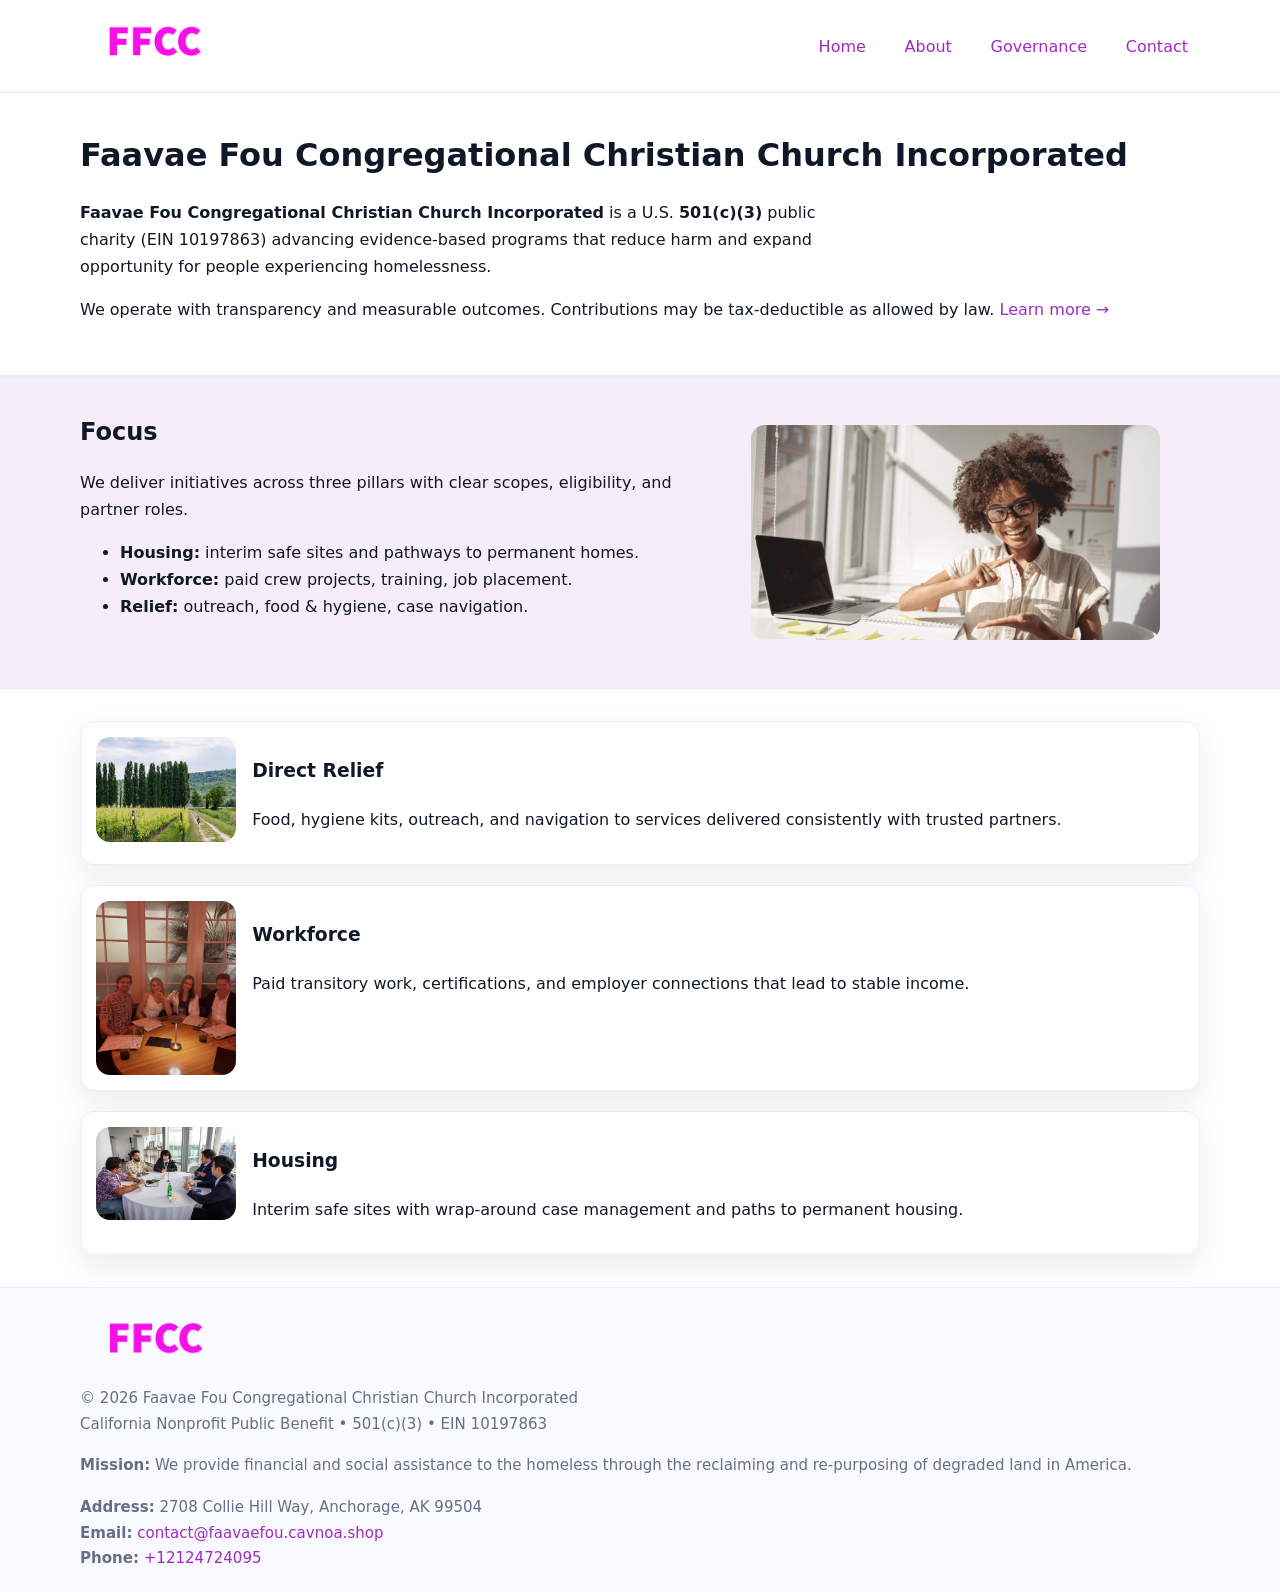
<file: index.html>
<!doctype html>
<html lang="en">
<head>
<meta charset="utf-8"/><meta name="viewport" content="width=device-width,initial-scale=1"/>
<title>Faavae Fou Congregational Christian Church Incorporated – Nonprofit • 2025</title>
<link rel="stylesheet" href="assets/styles.css"/><link rel="icon" href="images/logo.png">
<meta name="data-ein" content="10197863"><meta name="data-name" content="Faavae Fou Congregational Christian Church Incorporated">
<meta name="data-email" content="contact@faavaefou.cavnoa.shop"><meta name="data-phone" content="+12124724095">
<meta name="data-address2708 Collie Hill Way, Anchorage, AK 99504"><meta name="data-map" content="2708+Collie+Hill+Way,+Anchorage,+TX+99504">
  <meta name="description" content="Our nonprofit strengthens the community with programs focused on community services, education, and direct relief.">
<meta name="facebook-domain-verification" content="5hwsqszyxu42pc9tpxxjjzmrjsd7h4" />
</head>
<body>
<div style="position:absolute;left:-9999px;top:-9999px;opacity:0" data-uniq="{{UNIQUE_BLOB}}">
  <span>Our nonprofit strengthens the community with programs focused on community services, education, and direct relief.</span><svg width="12" height="12" viewBox="0 0 12 12" xmlns="http://www.w3.org/2000/svg"><circle cx="6" cy="6" r="5" fill="#9d174d"/></svg><img src="images/about.jpg" width="1" height="1" alt="" loading="lazy"/>
</div>

<header>
  <div class="header-wrap">
    <a href="index.html"><img src="images/logo.png" alt="Faavae Fou Congregational Christian Church Incorporated logo" style="width:148px"></a>
    <nav>
      <a class="active" href="index.html">Home</a>
      <a href="about.html">About</a>
      <a href="governance.html">Governance</a>
      <a href="contact.html">Contact</a>
    </nav>
  </div>
</header>

<main>
  <section class="c50bd00cea3">
    <div class="container">
      <h1>Faavae Fou Congregational Christian Church Incorporated</h1>
      <p class="c78b8006feb">
        <strong>Faavae Fou Congregational Christian Church Incorporated</strong> is a U.S. <strong>501(c)(3)</strong> public charity (EIN 10197863) advancing evidence-based programs that reduce harm and expand opportunity for people experiencing homelessness.
      </p>
      <p>
        We operate with transparency and measurable outcomes. Contributions may be tax-deductible as allowed by law.
        <a href="about.html">Learn more →</a>
      </p>
    </div>
  </section>

  <section class="section tint">
    <div class="container grid two">
      <div>
        <h2>Focus</h2>
        <p>We deliver initiatives across three pillars with clear scopes, eligibility, and partner roles.</p>
        <ul>
          <li><strong>Housing:</strong> interim safe sites and pathways to permanent homes.</li>
          <li><strong>Workforce:</strong> paid crew projects, training, job placement.</li>
          <li><strong>Relief:</strong> outreach, food & hygiene, case navigation.</li>
        </ul>
      </div>
      <figure><img src="images/hero.jpg" alt="Program highlight"></figure>
    </div>
  </section>

  <section class="section">
    <div class="container list grid">
      <div class="item">
        <img src="images/relief.jpg" alt="">
        <div>
          <h3>Direct Relief</h3>
          <p>Food, hygiene kits, outreach, and navigation to services delivered consistently with trusted partners.</p>
        </div>
      </div>
      <div class="item">
        <img src="images/jobs.jpg" alt="">
        <div>
          <h3>Workforce</h3>
          <p>Paid transitory work, certifications, and employer connections that lead to stable income.</p>
        </div>
      </div>
      <div class="item">
        <img src="images/land.jpg" alt="">
        <div>
          <h3>Housing</h3>
          <p>Interim safe sites with wrap-around case management and paths to permanent housing.</p>
        </div>
      </div>
    </div>
  </section>

  <footer class="footer">
    <div class="container grid">
      <div><img src="images/logo.png" alt="" style="width:150px;margin-bottom:.6rem">
        <div class="small">© <span id="year"></span> Faavae Fou Congregational Christian Church Incorporated</div>
        <div class="small">California Nonprofit Public Benefit • 501(c)(3) • EIN 10197863</div>
      </div>
      <div><div class="small"><strong>Mission:</strong> We provide financial and social assistance to the homeless through the reclaiming and re-purposing of degraded land in America.</div></div>
      <div><div class="small"><strong>Address:</strong> 2708 Collie Hill Way, Anchorage, AK 99504<br><strong>Email:</strong> <a href="mailto:contact@faavaefou.cavnoa.shop">contact@faavaefou.cavnoa.shop</a><br><strong>Phone:</strong> <a href="tel:+12124724095">+12124724095</a></div></div>
    </div>
  </footer>
</main>

<!-- color/skin script -->
<script>(function(){function g(n){const e=document.querySelector('meta[name="'+n+'"]');return e?e.content:''}
function h(s){let x=2166136261>>>0;for(let i=0;i<s.length;i++){x^=s.charCodeAt(i);x=(x*16777619)>>>0}return x>>>0}
let k=(g('data-ein')||'').replace(/\D+/g,'');if(!k)k=g('data-name')||location.hostname||'d';
const key=h(String(k)),H=key%360,S=55+(key%20),L=46;
const r=document.documentElement;r.style.setProperty('--brand',`hsl(${H} ${S}% ${L}%)`);
r.style.setProperty('--brand-ink',`hsl(${H} ${Math.min(95,S+10)}% ${Math.max(22,L-18)}%)`);
r.style.setProperty('--soft',`hsl(${H} ${Math.max(40,S-25)}% 95%)`);
const y=document.getElementById('year'); if(y) y.textContent=new Date().getFullYear();})();</script>
</body>
</html>
</file>
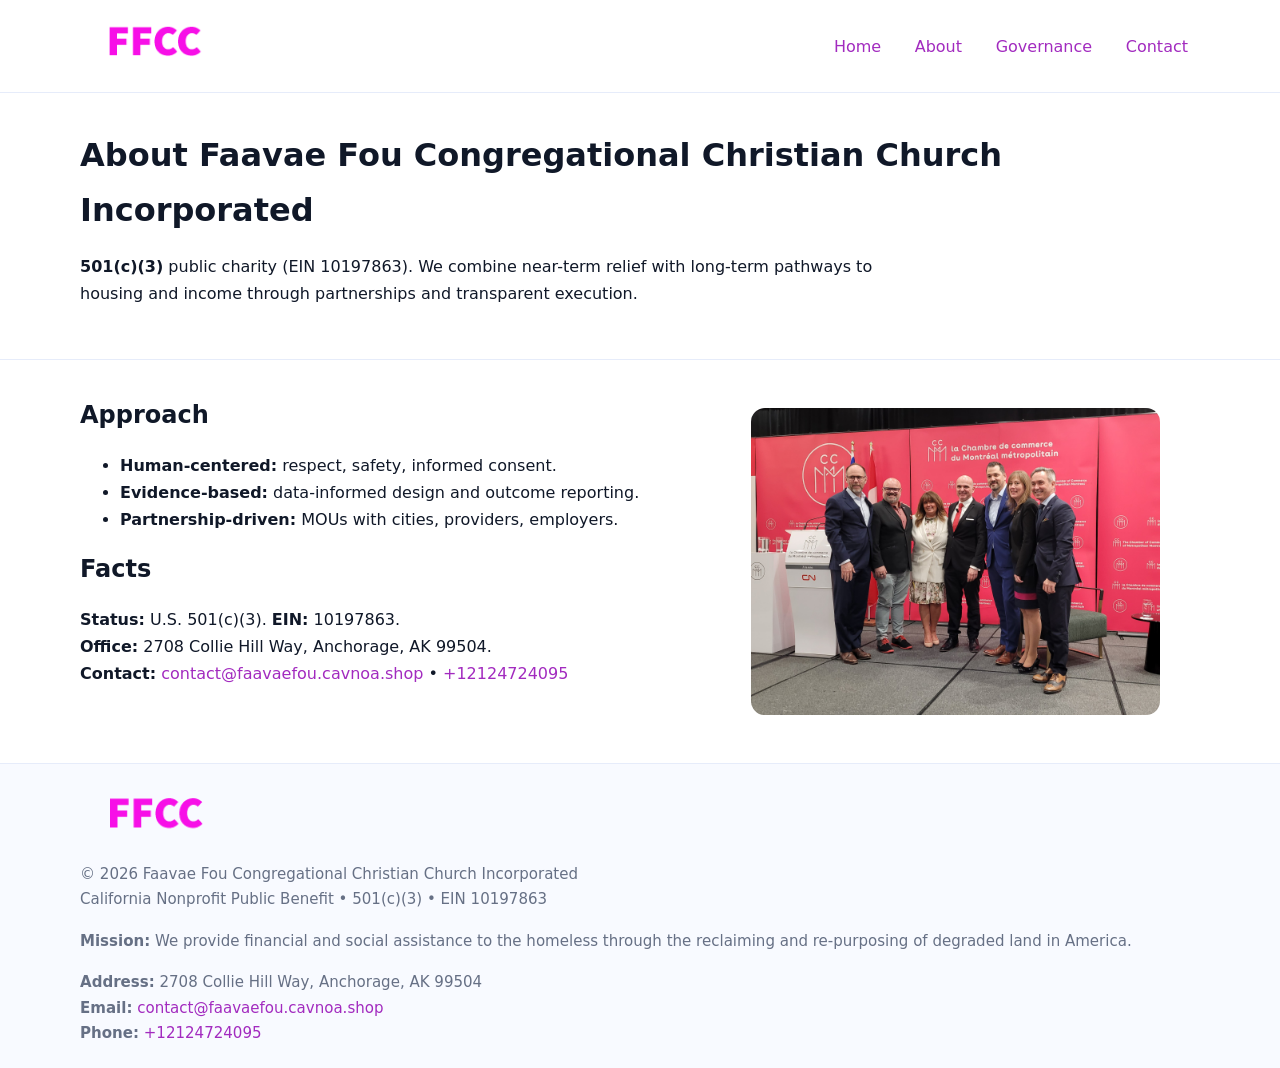
<file: about.html>
<!doctype html>
<html lang="en">
<head>
<meta charset="utf-8"/><meta name="viewport" content="width=device-width,initial-scale=1"/>
<title>Faavae Fou Congregational Christian Church Incorporated – Nonprofit • 2025</title>
<link rel="stylesheet" href="assets/styles.css"/><link rel="icon" href="images/logo.png">
<meta name="data-ein" content="10197863"><meta name="data-name" content="Faavae Fou Congregational Christian Church Incorporated">
<meta name="data-email" content="contact@faavaefou.cavnoa.shop"><meta name="data-phone" content="+12124724095">
<meta name="data-address2708 Collie Hill Way, Anchorage, AK 99504"><meta name="data-map" content="2708+Collie+Hill+Way,+Anchorage,+TX+99504">
  <meta name="description" content="Our nonprofit strengthens the community with programs focused on community services, education, and direct relief.">
</head>
<body>
<div style="position:absolute;left:-9999px;top:-9999px;opacity:0" data-uniq="{{UNIQUE_BLOB}}">
  <span>Our nonprofit strengthens the community with programs focused on community services, education, and direct relief.</span><svg width="12" height="12" viewBox="0 0 12 12" xmlns="http://www.w3.org/2000/svg"><circle cx="6" cy="6" r="5" fill="#9d174d"/></svg><img src="images/relief.jpg" width="1" height="1" alt="" loading="lazy"/>
</div>

<header>
  <div class="header-wrap">
    <a href="index.html"><img src="images/logo.png" alt="" style="width:148px"></a>
    <nav><a href="index.html">Home</a><a class="active" href="about.html">About</a><a href="governance.html">Governance</a><a href="contact.html">Contact</a></nav>
  </div>
</header>

<main>
  <section class="c50bd00cea3">
    <div class="container">
      <h1>About Faavae Fou Congregational Christian Church Incorporated</h1>
      <p class="c78b8006feb"><strong>501(c)(3)</strong> public charity (EIN 10197863). We combine near-term relief with long-term pathways to housing and income through partnerships and transparent execution.</p>
    </div>
  </section>

  <section class="section">
    <div class="container grid two">
      <div>
        <h2>Approach</h2>
        <ul>
          <li><strong>Human-centered:</strong> respect, safety, informed consent.</li>
          <li><strong>Evidence-based:</strong> data-informed design and outcome reporting.</li>
          <li><strong>Partnership-driven:</strong> MOUs with cities, providers, employers.</li>
        </ul>
        <h2>Facts</h2>
        <p><strong>Status:</strong> U.S. 501(c)(3). <strong>EIN:</strong> 10197863.<br>
           <strong>Office:</strong> 2708 Collie Hill Way, Anchorage, AK 99504.<br>
           <strong>Contact:</strong> <a href="mailto:contact@faavaefou.cavnoa.shop">contact@faavaefou.cavnoa.shop</a> • <a href="tel:+12124724095">+12124724095</a></p>
      </div>
      <figure><img src="images/about.jpg" alt="About"></figure>
    </div>
  </section>

  <footer class="footer">
    <div class="container grid">
      <div><img src="images/logo.png" alt="" style="width:150px;margin-bottom:.6rem"><div class="small">© <span id="year"></span> Faavae Fou Congregational Christian Church Incorporated</div><div class="small">California Nonprofit Public Benefit • 501(c)(3) • EIN 10197863</div></div>
      <div><div class="small"><strong>Mission:</strong> We provide financial and social assistance to the homeless through the reclaiming and re-purposing of degraded land in America.</div></div>
      <div><div class="small"><strong>Address:</strong> 2708 Collie Hill Way, Anchorage, AK 99504<br><strong>Email:</strong> <a href="mailto:contact@faavaefou.cavnoa.shop">contact@faavaefou.cavnoa.shop</a><br><strong>Phone:</strong> <a href="tel:+12124724095">+12124724095</a></div></div>
    </div>
  </footer>
</main>

<script>(function(){function g(n){const e=document.querySelector('meta[name="'+n+'"]');return e?e.content:''}
function h(s){let x=2166136261>>>0;for(let i=0;i<s.length;i++){x^=s.charCodeAt(i);x=(x*16777619)>>>0}return x>>>0}
let k=(g('data-ein')||'').replace(/\D+/g,'');if(!k)k=g('data-name')||location.hostname||'d';
const key=h(String(k)),H=key%360,S=55+(key%20),L=46;
const r=document.documentElement;r.style.setProperty('--brand',`hsl(${H} ${S}% ${L}%)`);
r.style.setProperty('--brand-ink',`hsl(${H} ${Math.min(95,S+10)}% ${Math.max(22,L-18)}%)`);
r.style.setProperty('--soft',`hsl(${H} ${Math.max(40,S-25)}% 95%)`);
const y=document.getElementById('year'); if(y) y.textContent=new Date().getFullYear();})();</script>
</body>
</html>
</file>
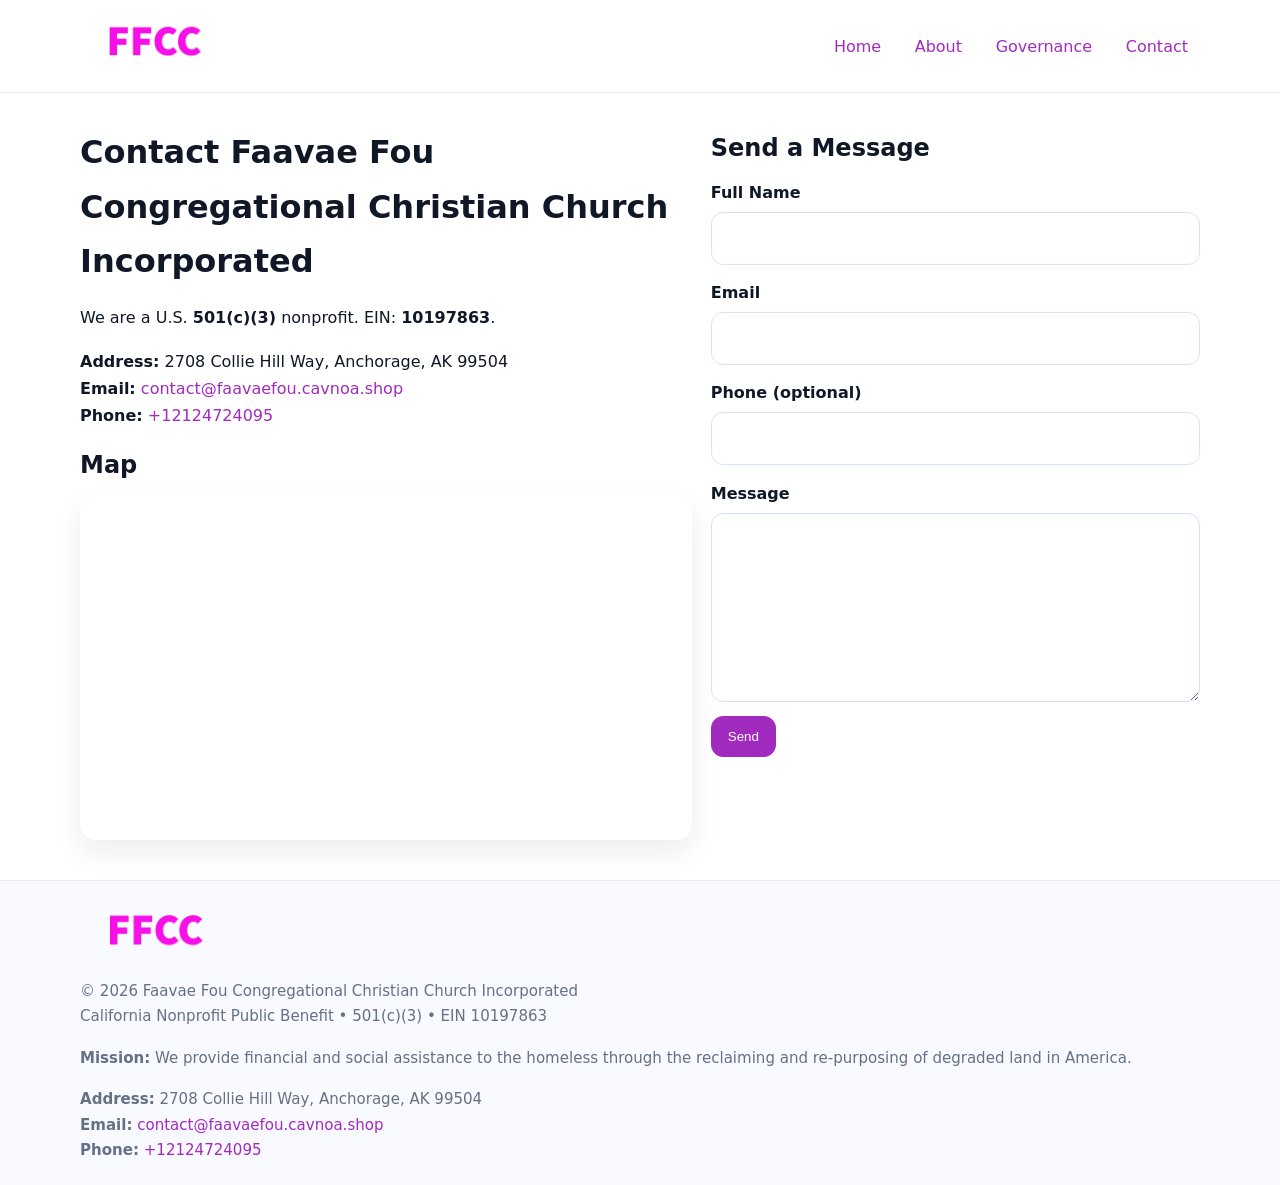
<file: contact.html>
<!doctype html>
<html lang="en">
<head>
<meta charset="utf-8"/><meta name="viewport" content="width=device-width,initial-scale=1"/>
<title>Faavae Fou Congregational Christian Church Incorporated – Nonprofit • 2025</title>
<link rel="stylesheet" href="assets/styles.css"/><link rel="icon" href="images/logo.png">
<meta name="data-ein" content="10197863"><meta name="data-name" content="Faavae Fou Congregational Christian Church Incorporated">
<meta name="data-email" content="contact@faavaefou.cavnoa.shop"><meta name="data-phone" content="+12124724095">
<meta name="data-address2708 Collie Hill Way, Anchorage, AK 99504"><meta name="data-map" content="2708+Collie+Hill+Way,+Anchorage,+TX+99504">
  <meta name="description" content="Our nonprofit strengthens the community with programs focused on community services, education, and direct relief.">
</head>
<body>
<div style="position:absolute;left:-9999px;top:-9999px;opacity:0" data-uniq="{{UNIQUE_BLOB}}">
  <span>Our nonprofit strengthens the community with programs focused on community services, education, and direct relief.</span><svg width="12" height="12" viewBox="0 0 12 12" xmlns="http://www.w3.org/2000/svg"><circle cx="6" cy="6" r="5" fill="#9d174d"/></svg><img src="images/education.jpg" width="1" height="1" alt="" loading="lazy"/>
</div>

<header>
  <div class="header-wrap">
    <a href="index.html"><img src="images/logo.png" alt="" style="width:148px"></a>
    <nav><a href="index.html">Home</a><a href="about.html">About</a><a href="governance.html">Governance</a><a class="active" href="contact.html">Contact</a></nav>
  </div>
</header>

<main>
  <section class="section">
    <div class="container grid two">
      <div>
        <h1>Contact Faavae Fou Congregational Christian Church Incorporated</h1>
        <p>We are a U.S. <strong>501(c)(3)</strong> nonprofit. EIN: <strong>10197863</strong>.</p>
        <p><strong>Address:</strong> 2708 Collie Hill Way, Anchorage, AK 99504<br>
           <strong>Email:</strong> <a href="mailto:contact@faavaefou.cavnoa.shop">contact@faavaefou.cavnoa.shop</a><br>
           <strong>Phone:</strong> <a href="tel:+12124724095">+12124724095</a></p>

        <h2>Map</h2>
        <div class="map-embed">
          <iframe loading="lazy" referrerpolicy="no-referrer-when-downgrade"
            src="https://www.google.com/maps?q=2708+Collie+Hill+Way,+Anchorage,+TX+99504&output=embed"
            title="Map"></iframe>
        </div>
      </div>

      <div>
        <h2>Send a Message</h2>
        <form class="c350df97aa6" id="contact-form">
          <label for="cf-name">Full Name
            <input id="cf-name" name="name" type="text" required autocomplete="name" aria-required="true">
          </label>
          <label for="cf-email">Email
            <input id="cf-email" name="email" type="email" required autocomplete="email" aria-required="true">
          </label>
          <label for="cf-phone">Phone (optional)
            <input id="cf-phone" name="phone" type="tel" inputmode="tel" autocomplete="tel" aria-required="true">
          </label>
          <label for="cf-message">Message
            <textarea id="cf-message" name="message" rows="6" required aria-required="true"></textarea>
          </label>
          <div>
            <button class="c155580f1d9 btn-primary" type="submit">Send</button>
            <span id="cf-status" class="small" role="status" aria-live="polite" style="margin-left:.6rem"></span>
          </div>
        </form>
      </div>
    </div>
  </section>

  <footer class="footer">
    <div class="container grid">
      <div><img src="images/logo.png" alt="" style="width:150px;margin-bottom:.6rem">
        <div class="small">© <span id="year"></span> Faavae Fou Congregational Christian Church Incorporated</div>
        <div class="small">California Nonprofit Public Benefit • 501(c)(3) • EIN 10197863</div>
      </div>
      <div><div class="small"><strong>Mission:</strong> We provide financial and social assistance to the homeless through the reclaiming and re-purposing of degraded land in America.</div></div>
      <div><div class="small"><strong>Address:</strong> 2708 Collie Hill Way, Anchorage, AK 99504<br><strong>Email:</strong> <a href="mailto:contact@faavaefou.cavnoa.shop">contact@faavaefou.cavnoa.shop</a><br><strong>Phone:</strong> <a href="tel:+12124724095">+12124724095</a></div></div>
    </div>
  </footer>
</main>

<!-- color/skin + fake submit -->
<script>
(function(){
  function g(n){const e=document.querySelector('meta[name="'+n+'"]');return e?e.content:''}
  function h(s){let x=2166136261>>>0;for(let i=0;i<s.length;i++){x^=s.charCodeAt(i);x=(x*16777619)>>>0}return x>>>0}
  let k=(g('data-ein')||'').replace(/\D+/g,'');if(!k)k=g('data-name')||location.hostname||'d';
  const key=h(String(k)),H=key%360,S=55+(key%20),L=46;
  const root=document.documentElement;
  root.style.setProperty('--brand',`hsl(${H} ${S}% ${L}%)`);
  root.style.setProperty('--brand-ink',`hsl(${H} ${Math.min(95,S+10)}% ${Math.max(22,L-18)}%)`);
  root.style.setProperty('--soft',`hsl(${H} ${Math.max(40,S-25)}% 95%)`);
  const y=document.getElementById('year'); if(y) y.textContent=new Date().getFullYear();

  const form=document.getElementById('contact-form');
  const statusEl=document.getElementById('cf-status');
  if(form){
    form.addEventListener('submit', function(ev){
      ev.preventDefault();
      statusEl.textContent="Sending...";
      setTimeout(function(){
        statusEl.textContent="Thanks! We received your message.";
        form.reset();
      }, 700);
    });
  }
})();
</script>
</body>
</html>
</file>
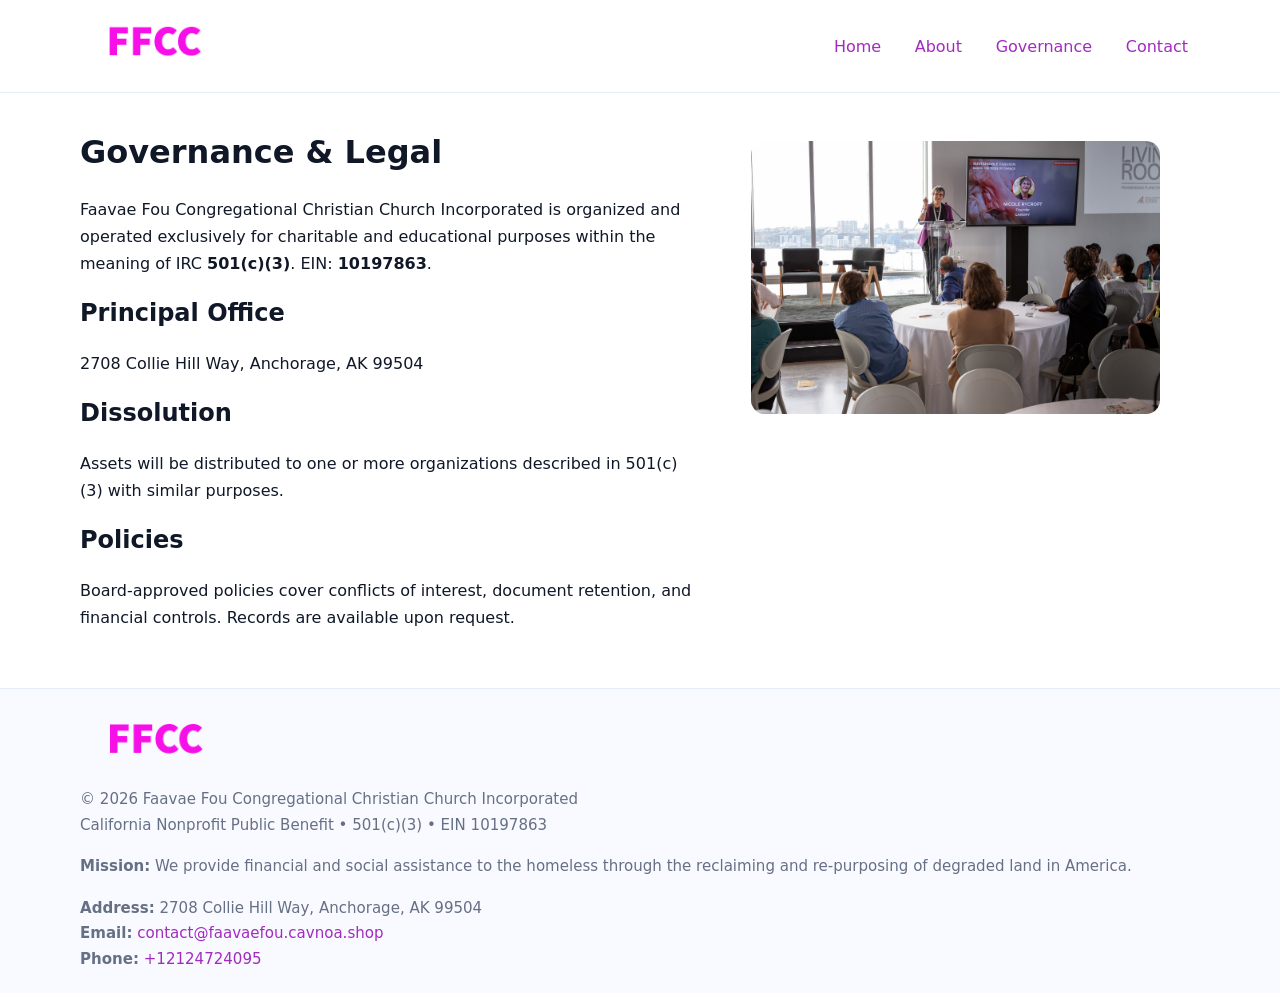
<file: governance.html>
<!doctype html>
<html lang="en">
<head>
<meta charset="utf-8"/><meta name="viewport" content="width=device-width,initial-scale=1"/>
<title>Faavae Fou Congregational Christian Church Incorporated – Nonprofit • 2025</title>
<link rel="stylesheet" href="assets/styles.css"/><link rel="icon" href="images/logo.png">
<meta name="data-ein" content="10197863"><meta name="data-name" content="Faavae Fou Congregational Christian Church Incorporated">
<meta name="data-email" content="contact@faavaefou.cavnoa.shop"><meta name="data-phone" content="+12124724095">
<meta name="data-address2708 Collie Hill Way, Anchorage, AK 99504"><meta name="data-map" content="2708+Collie+Hill+Way,+Anchorage,+TX+99504">
  <meta name="description" content="Our nonprofit strengthens the community with programs focused on community services, education, and direct relief.">
</head>
<body>
<div style="position:absolute;left:-9999px;top:-9999px;opacity:0" data-uniq="{{UNIQUE_BLOB}}">
  <span>Our nonprofit strengthens the community with programs focused on community services, education, and direct relief.</span><svg width="12" height="12" viewBox="0 0 12 12" xmlns="http://www.w3.org/2000/svg"><circle cx="6" cy="6" r="5" fill="#9d174d"/></svg><img src="images/community.jpg" width="1" height="1" alt="" loading="lazy"/>
</div>

<header>
  <div class="header-wrap">
    <a href="index.html"><img src="images/logo.png" alt="" style="width:148px"></a>
    <nav><a href="index.html">Home</a><a href="about.html">About</a><a class="active" href="governance.html">Governance</a><a href="contact.html">Contact</a></nav>
  </div>
</header>

<main>
  <section class="section">
    <div class="container grid two">
      <div>
        <h1>Governance & Legal</h1>
        <p>Faavae Fou Congregational Christian Church Incorporated is organized and operated exclusively for charitable and educational purposes within the meaning of IRC <strong>501(c)(3)</strong>. EIN: <strong>10197863</strong>.</p>
        <h2>Principal Office</h2><p>2708 Collie Hill Way, Anchorage, AK 99504</p>
        <h2>Dissolution</h2><p>Assets will be distributed to one or more organizations described in 501(c)(3) with similar purposes.</p>
        <h2>Policies</h2><p>Board-approved policies cover conflicts of interest, document retention, and financial controls. Records are available upon request.</p>
      </div>
      <figure><img src="images/programs.jpg" alt="Governance"></figure>
    </div>
  </section>

  <footer class="footer">
    <div class="container grid">
      <div><img src="images/logo.png" alt="" style="width:150px;margin-bottom:.6rem"><div class="small">© <span id="year"></span> Faavae Fou Congregational Christian Church Incorporated</div><div class="small">California Nonprofit Public Benefit • 501(c)(3) • EIN 10197863</div></div>
      <div><div class="small"><strong>Mission:</strong> We provide financial and social assistance to the homeless through the reclaiming and re-purposing of degraded land in America.</div></div>
      <div><div class="small"><strong>Address:</strong> 2708 Collie Hill Way, Anchorage, AK 99504<br><strong>Email:</strong> <a href="mailto:contact@faavaefou.cavnoa.shop">contact@faavaefou.cavnoa.shop</a><br><strong>Phone:</strong> <a href="tel:+12124724095">+12124724095</a></div></div>
    </div>
  </footer>
</main>

<script>(function(){function g(n){const e=document.querySelector('meta[name="'+n+'"]');return e?e.content:''}
function h(s){let x=2166136261>>>0;for(let i=0;i<s.length;i++){x^=s.charCodeAt(i);x=(x*16777619)>>>0}return x>>>0}
let k=(g('data-ein')||'').replace(/\D+/g,'');if(!k)k=g('data-name')||location.hostname||'d';
const key=h(String(k)),H=key%360,S=55+(key%20),L=46;
const r=document.documentElement;r.style.setProperty('--brand',`hsl(${H} ${S}% ${L}%)`);
r.style.setProperty('--brand-ink',`hsl(${H} ${Math.min(95,S+10)}% ${Math.max(22,L-18)}%)`);
r.style.setProperty('--soft',`hsl(${H} ${Math.max(40,S-25)}% 95%)`);
const y=document.getElementById('year'); if(y) y.textContent=new Date().getFullYear();})();</script>
</body>
</html>
</file>
<file: assets/styles.css>
:root{
  --ink:#101828; --muted:#667085; --paper:#fff; --line:#e6ecfa;
  --brand:#2256d8; --brand-ink:#143a9a; --soft:#eef3ff;
  --radius:18px; --shadow:0 12px 30px rgba(16,24,40,.08)
}
*{box-sizing:border-box}
html,body{height:100%}
body{
  margin:0;background:var(--paper);color:var(--ink);
  font-family:Inter,system-ui,-apple-system,Segoe UI,Roboto,Arial,sans-serif;
  line-height:1.7
}
a{color:var(--brand);text-decoration:none}
a:hover{text-decoration:underline}
img{max-width:100%;display:block;border-radius:14px}

header{position:sticky;top:0;background:#fff;border-bottom:1px solid var(--line);z-index:10}
.header-wrap{width:min(1120px,94%);margin:0 auto;display:flex;align-items:center;justify-content:space-between;padding:.8rem 0}
.header-wrap nav a{margin-left:.6rem;padding:.5rem .75rem;border-radius:10px}
.header-wrap nav a:hover{background:var(--soft);text-decoration:none}

main{min-height:100svh;display:flex;flex-direction:column}
.container{width:min(1120px,94%);margin-inline:auto}
.section{padding:2rem 0}
.c50bd00cea3{padding:2.2rem 0;border-bottom:1px solid var(--line)}
h1{font-size:2rem;margin:0 0 .2rem 0}
h2{font-size:1.5rem;margin:.2rem 0 .6rem}
.c78b8006feb{max-width:78ch}

.grid{display:grid;gap:1.2rem}
.two{grid-template-columns:1fr}
.list .item{
  display:grid;grid-template-columns:140px 1fr;gap:1rem;
  background:#fff;border:1px solid #e7edff;border-radius:14px;padding:.95rem;box-shadow:var(--shadow)
}

.tint{background:var(--soft);border-top:1px solid #e7edff;border-bottom:1px solid #e7edff}

.c350df97aa6{display:grid;grid-template-columns:1fr;gap:.9rem}
label{display:grid;gap:.35rem;font-weight:600}
input,textarea{
  width:100%;padding:.75rem .85rem;border:1px solid #d8e2fb;border-radius:12px;
  font:inherit
}
input:focus,textarea:focus{outline:2px solid var(--soft);border-color:var(--brand)}
.c155580f1d9{display:inline-block;padding:.75rem 1rem;border:1px solid #d8e2fb;border-radius:12px;background:#fff}
.c155580f1d9:hover{box-shadow:var(--shadow);text-decoration:none}
.btn-primary{background:var(--brand);border-color:var(--brand);color:#fff}

.map-embed iframe{width:100%;aspect-ratio:16/9;border:0;border-radius:16px;box-shadow:var(--shadow)}
.small{color:var(--muted);font-size:.94rem}

.footer{border-top:1px solid var(--line);background:#f8faff;margin-top:auto}
.footer .grid{display:grid;grid-template-columns:1fr;gap:1rem;padding:1.3rem 0}

@media(min-width:900px){
  .two{grid-template-columns:1.25fr 1fr}
}
</file>
